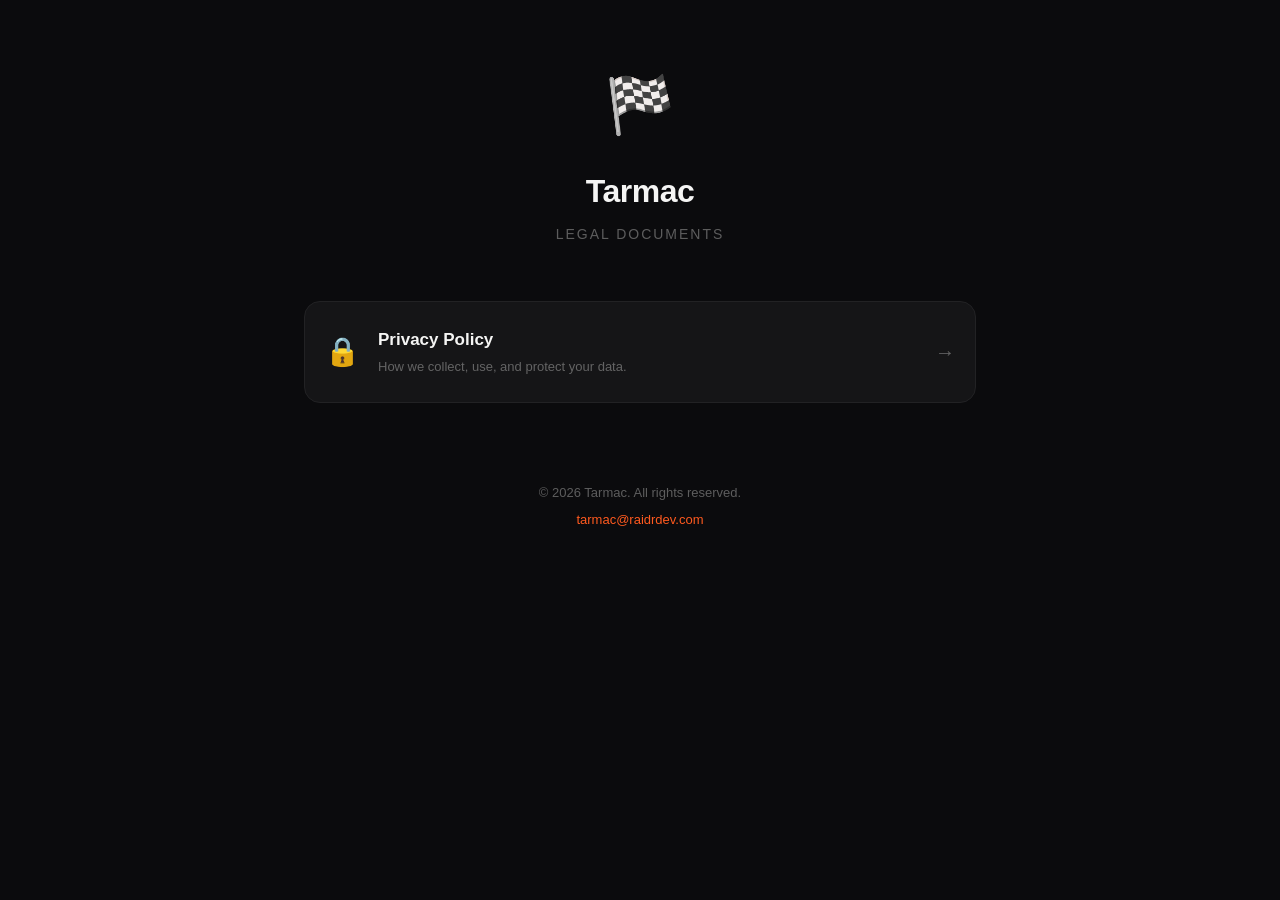
<file: index.html>
<!DOCTYPE html>
<html lang="en">
<head>
  <meta charset="UTF-8" />
  <meta name="viewport" content="width=device-width, initial-scale=1.0" />
  <title>Tarmac — Legal</title>
  <link rel="stylesheet" href="style.css" />
</head>
<body>
  <div class="container">
    <header>
      <span class="logo">🏁</span>
      <h1>Tarmac</h1>
      <p class="sub">Legal Documents</p>
    </header>
    <nav class="card-grid">
      <a href="privacy.html" class="card">
        <span class="card-icon">🔒</span>
        <div>
          <h2>Privacy Policy</h2>
          <p>How we collect, use, and protect your data.</p>
        </div>
        <span class="arrow">→</span>
      </a>
    </nav>
    <footer>
      <p>© 2026 Tarmac. All rights reserved.</p>
      <p><a href="mailto:tarmac@raidrdev.com">tarmac@raidrdev.com</a></p>
    </footer>
  </div>
</body>
</html>
</file>
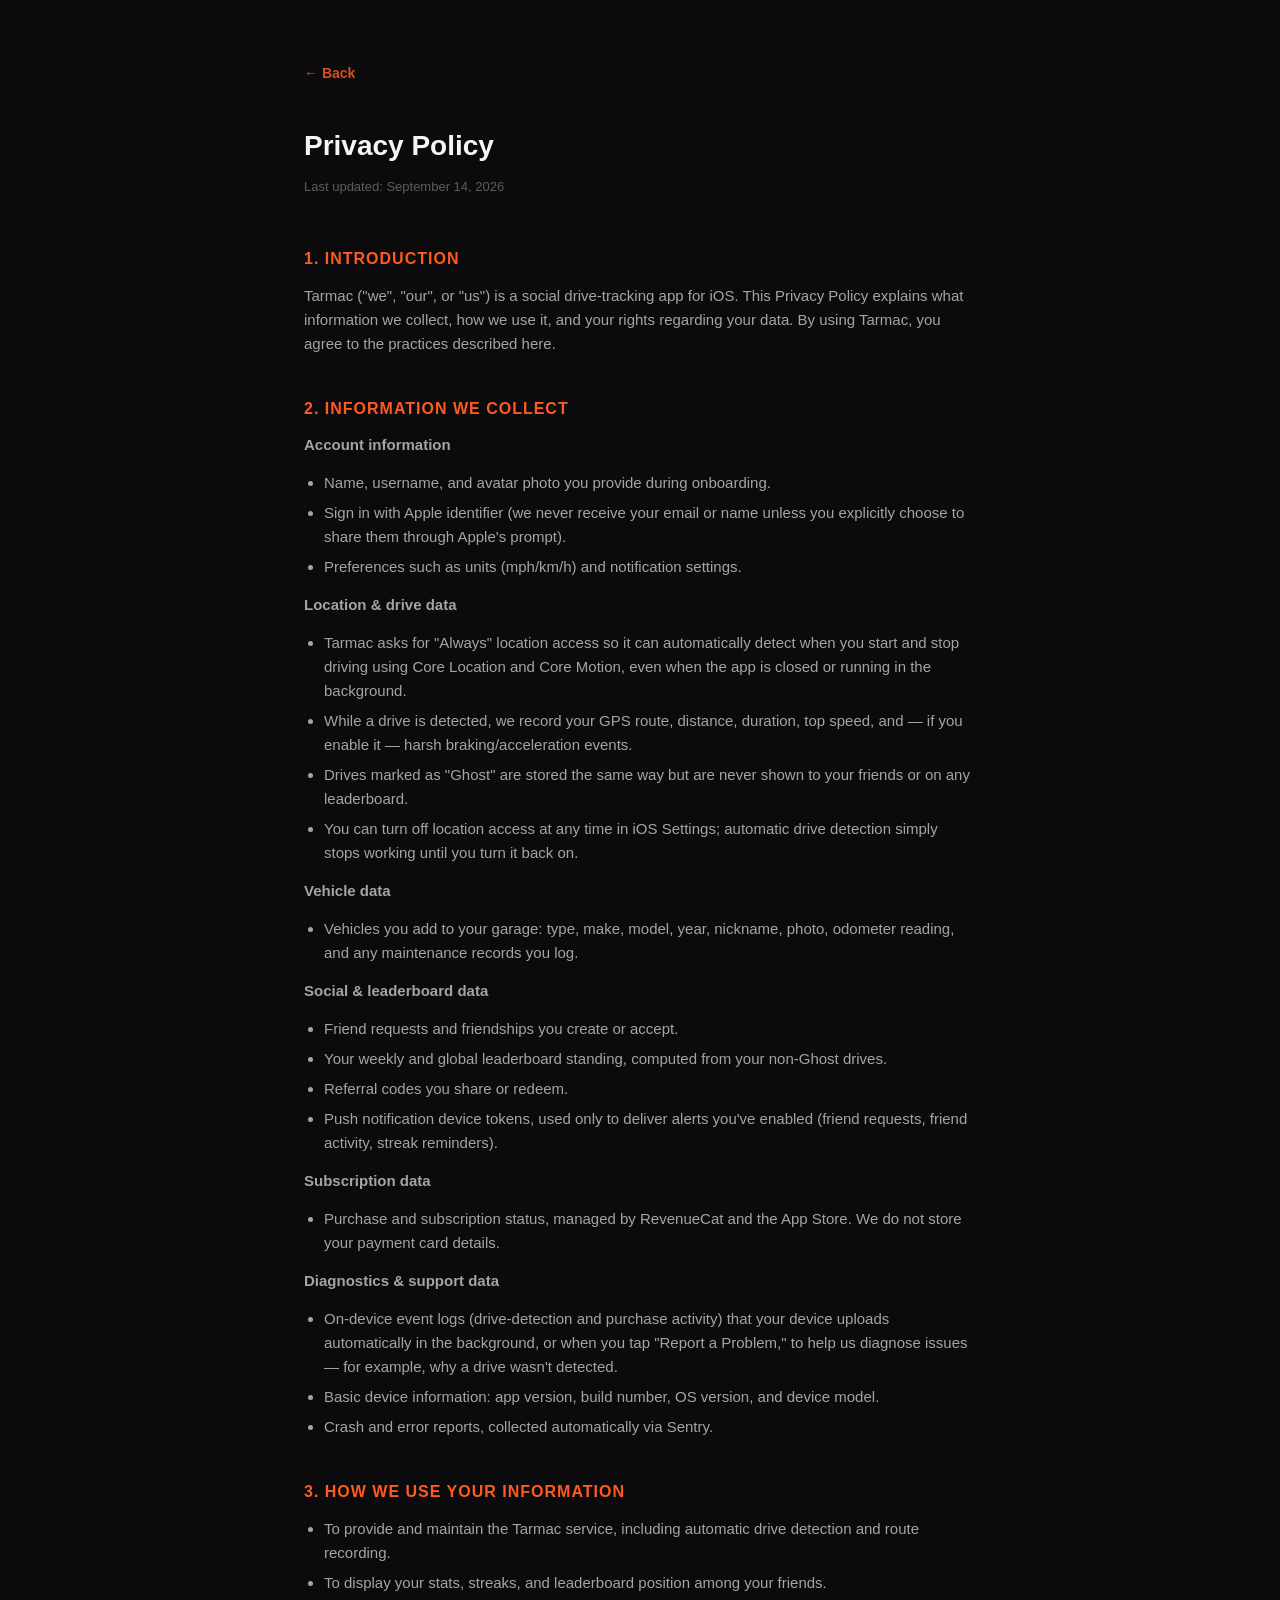
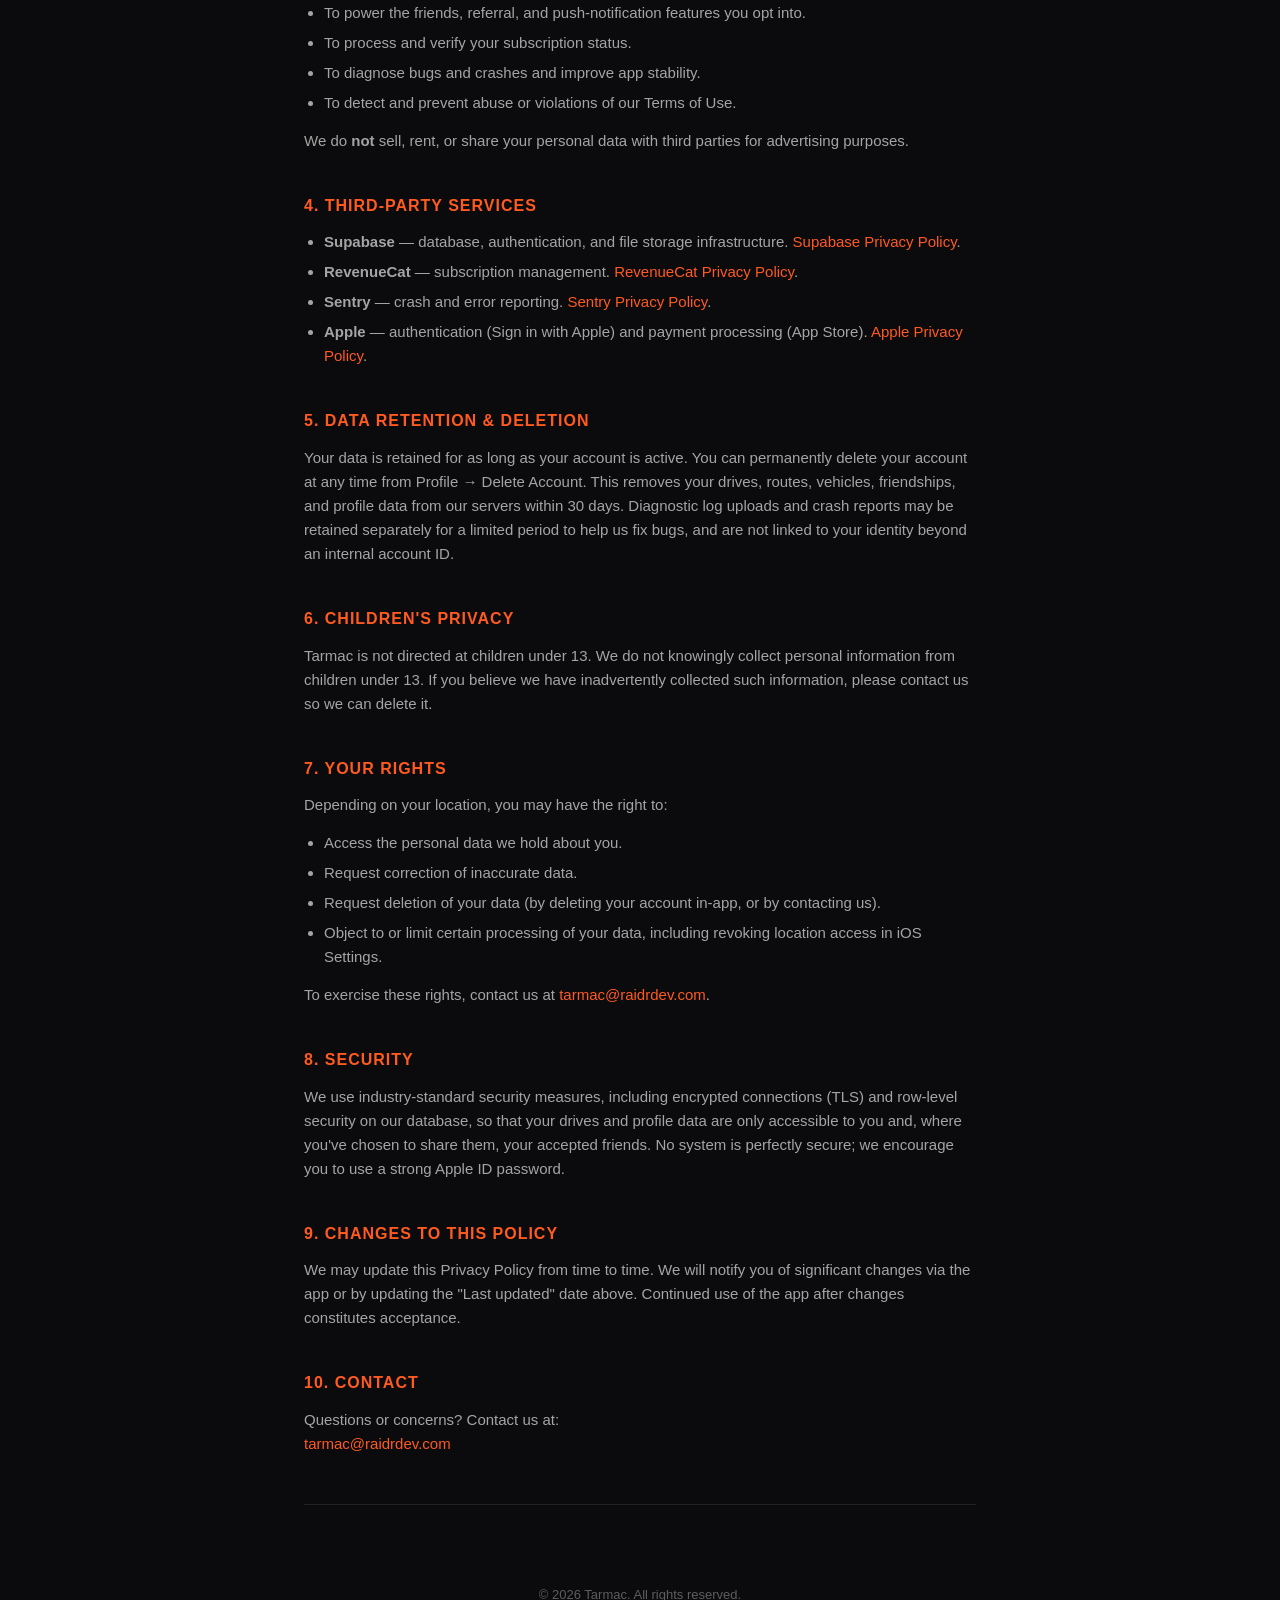
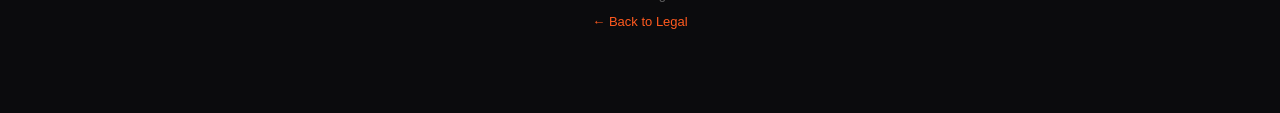
<file: privacy.html>
<!DOCTYPE html>
<html lang="en">
<head>
  <meta charset="UTF-8" />
  <meta name="viewport" content="width=device-width, initial-scale=1.0" />
  <title>Privacy Policy — Tarmac</title>
  <link rel="stylesheet" href="style.css" />
</head>
<body>
  <div class="container">
    <a href="index.html" class="back">← Back</a>

    <div class="doc-header">
      <h1>Privacy Policy</h1>
      <p class="doc-meta">Last updated: September 14, 2026</p>
    </div>

    <div class="doc-body">

      <h2>1. Introduction</h2>
      <p>
        Tarmac ("we", "our", or "us") is a social drive-tracking app for iOS. This Privacy
        Policy explains what information we collect, how we use it, and your rights regarding
        your data. By using Tarmac, you agree to the practices described here.
      </p>

      <h2>2. Information We Collect</h2>

      <p><strong>Account information</strong></p>
      <ul>
        <li>Name, username, and avatar photo you provide during onboarding.</li>
        <li>Sign in with Apple identifier (we never receive your email or name unless you explicitly choose to share them through Apple's prompt).</li>
        <li>Preferences such as units (mph/km/h) and notification settings.</li>
      </ul>

      <p><strong>Location &amp; drive data</strong></p>
      <ul>
        <li>Tarmac asks for "Always" location access so it can automatically detect when you start and stop driving using Core Location and Core Motion, even when the app is closed or running in the background.</li>
        <li>While a drive is detected, we record your GPS route, distance, duration, top speed, and — if you enable it — harsh braking/acceleration events.</li>
        <li>Drives marked as "Ghost" are stored the same way but are never shown to your friends or on any leaderboard.</li>
        <li>You can turn off location access at any time in iOS Settings; automatic drive detection simply stops working until you turn it back on.</li>
      </ul>

      <p><strong>Vehicle data</strong></p>
      <ul>
        <li>Vehicles you add to your garage: type, make, model, year, nickname, photo, odometer reading, and any maintenance records you log.</li>
      </ul>

      <p><strong>Social &amp; leaderboard data</strong></p>
      <ul>
        <li>Friend requests and friendships you create or accept.</li>
        <li>Your weekly and global leaderboard standing, computed from your non-Ghost drives.</li>
        <li>Referral codes you share or redeem.</li>
        <li>Push notification device tokens, used only to deliver alerts you've enabled (friend requests, friend activity, streak reminders).</li>
      </ul>

      <p><strong>Subscription data</strong></p>
      <ul>
        <li>Purchase and subscription status, managed by RevenueCat and the App Store. We do not store your payment card details.</li>
      </ul>

      <p><strong>Diagnostics &amp; support data</strong></p>
      <ul>
        <li>On-device event logs (drive-detection and purchase activity) that your device uploads automatically in the background, or when you tap "Report a Problem," to help us diagnose issues — for example, why a drive wasn't detected.</li>
        <li>Basic device information: app version, build number, OS version, and device model.</li>
        <li>Crash and error reports, collected automatically via Sentry.</li>
      </ul>

      <h2>3. How We Use Your Information</h2>
      <ul>
        <li>To provide and maintain the Tarmac service, including automatic drive detection and route recording.</li>
        <li>To display your stats, streaks, and leaderboard position among your friends.</li>
        <li>To power the friends, referral, and push-notification features you opt into.</li>
        <li>To process and verify your subscription status.</li>
        <li>To diagnose bugs and crashes and improve app stability.</li>
        <li>To detect and prevent abuse or violations of our Terms of Use.</li>
      </ul>
      <p>We do <strong>not</strong> sell, rent, or share your personal data with third parties for advertising purposes.</p>

      <h2>4. Third-Party Services</h2>
      <ul>
        <li><strong>Supabase</strong> — database, authentication, and file storage infrastructure. <a href="https://supabase.com/privacy" target="_blank" rel="noopener">Supabase Privacy Policy</a>.</li>
        <li><strong>RevenueCat</strong> — subscription management. <a href="https://www.revenuecat.com/privacy" target="_blank" rel="noopener">RevenueCat Privacy Policy</a>.</li>
        <li><strong>Sentry</strong> — crash and error reporting. <a href="https://sentry.io/privacy/" target="_blank" rel="noopener">Sentry Privacy Policy</a>.</li>
        <li><strong>Apple</strong> — authentication (Sign in with Apple) and payment processing (App Store). <a href="https://www.apple.com/legal/privacy/" target="_blank" rel="noopener">Apple Privacy Policy</a>.</li>
      </ul>

      <h2>5. Data Retention &amp; Deletion</h2>
      <p>
        Your data is retained for as long as your account is active. You can permanently delete
        your account at any time from Profile → Delete Account. This removes your drives, routes,
        vehicles, friendships, and profile data from our servers within 30 days. Diagnostic log
        uploads and crash reports may be retained separately for a limited period to help us fix
        bugs, and are not linked to your identity beyond an internal account ID.
      </p>

      <h2>6. Children's Privacy</h2>
      <p>
        Tarmac is not directed at children under 13. We do not knowingly collect personal
        information from children under 13. If you believe we have inadvertently collected such
        information, please contact us so we can delete it.
      </p>

      <h2>7. Your Rights</h2>
      <p>Depending on your location, you may have the right to:</p>
      <ul>
        <li>Access the personal data we hold about you.</li>
        <li>Request correction of inaccurate data.</li>
        <li>Request deletion of your data (by deleting your account in-app, or by contacting us).</li>
        <li>Object to or limit certain processing of your data, including revoking location access in iOS Settings.</li>
      </ul>
      <p>To exercise these rights, contact us at <a href="mailto:tarmac@raidrdev.com">tarmac@raidrdev.com</a>.</p>

      <h2>8. Security</h2>
      <p>
        We use industry-standard security measures, including encrypted connections (TLS) and
        row-level security on our database, so that your drives and profile data are only
        accessible to you and, where you've chosen to share them, your accepted friends. No
        system is perfectly secure; we encourage you to use a strong Apple ID password.
      </p>

      <h2>9. Changes to This Policy</h2>
      <p>
        We may update this Privacy Policy from time to time. We will notify you of significant
        changes via the app or by updating the "Last updated" date above. Continued use of the
        app after changes constitutes acceptance.
      </p>

      <h2>10. Contact</h2>
      <p>
        Questions or concerns? Contact us at:<br />
        <a href="mailto:tarmac@raidrdev.com">tarmac@raidrdev.com</a>
      </p>

    </div>

    <div class="divider"></div>

    <footer>
      <p>© 2026 Tarmac. All rights reserved.</p>
      <p><a href="index.html">← Back to Legal</a></p>
    </footer>
  </div>
</body>
</html>
</file>
<file: style.css>
*, *::before, *::after { box-sizing: border-box; margin: 0; padding: 0; }

:root {
  --bg: #0B0B0D;
  --card: #151517;
  --border: #222224;
  --accent: #FF5A1F;
  --accent-muted: #FF5A1F22;
  --ink: #F5F5F4;
  --ink-secondary: #F5F5F4A8;
  --ink-muted: #F5F5F459;
}

html { scroll-behavior: smooth; }

body {
  background: var(--bg);
  color: var(--ink);
  font-family: -apple-system, BlinkMacSystemFont, 'Segoe UI', sans-serif;
  font-size: 16px;
  line-height: 1.6;
  min-height: 100vh;
}

.container {
  max-width: 720px;
  margin: 0 auto;
  padding: 60px 24px 80px;
}

/* ── Header ── */
header {
  text-align: center;
  margin-bottom: 56px;
}

.logo { font-size: 56px; display: block; margin-bottom: 16px; }

header h1 {
  font-size: 32px;
  font-weight: 800;
  letter-spacing: -0.5px;
  color: var(--ink);
}

.sub {
  margin-top: 6px;
  font-size: 14px;
  color: var(--ink-muted);
  text-transform: uppercase;
  letter-spacing: 2px;
}

/* ── Back link ── */
.back {
  display: inline-flex;
  align-items: center;
  gap: 6px;
  color: var(--accent);
  text-decoration: none;
  font-size: 14px;
  font-weight: 600;
  margin-bottom: 40px;
  opacity: 0.85;
  transition: opacity 0.15s;
}
.back:hover { opacity: 1; }

/* ── Index cards ── */
.card-grid { display: flex; flex-direction: column; gap: 12px; }

.card {
  display: flex;
  align-items: center;
  gap: 18px;
  background: var(--card);
  border: 1px solid var(--border);
  border-radius: 16px;
  padding: 24px 20px;
  text-decoration: none;
  color: var(--ink);
  transition: border-color 0.15s, background 0.15s;
}
.card:hover {
  border-color: var(--accent);
  background: var(--accent-muted);
}

.card-icon { font-size: 28px; flex-shrink: 0; }

.card h2 { font-size: 17px; font-weight: 700; margin-bottom: 4px; }
.card p  { font-size: 13px; color: var(--ink-muted); }

.arrow {
  margin-left: auto;
  font-size: 20px;
  color: var(--ink-muted);
  flex-shrink: 0;
}

/* ── Document page ── */
.doc-header {
  margin-bottom: 48px;
}

.doc-header h1 {
  font-size: 28px;
  font-weight: 800;
  margin-bottom: 8px;
}

.doc-meta {
  font-size: 13px;
  color: var(--ink-muted);
}

.doc-body h2 {
  font-size: 16px;
  font-weight: 700;
  color: var(--accent);
  text-transform: uppercase;
  letter-spacing: 1px;
  margin: 40px 0 12px;
}

.doc-body h2:first-child { margin-top: 0; }

.doc-body p {
  font-size: 15px;
  color: var(--ink-secondary);
  margin-bottom: 14px;
}

.doc-body ul {
  padding-left: 20px;
  margin-bottom: 14px;
}

.doc-body li {
  font-size: 15px;
  color: var(--ink-secondary);
  margin-bottom: 6px;
}

.doc-body a {
  color: var(--accent);
  text-decoration: none;
}
.doc-body a:hover { text-decoration: underline; }

.divider {
  height: 1px;
  background: var(--border);
  margin: 48px 0;
}

/* ── Footer ── */
footer {
  margin-top: 80px;
  text-align: center;
  font-size: 13px;
  color: var(--ink-muted);
  display: flex;
  flex-direction: column;
  gap: 6px;
}

footer a { color: var(--accent); text-decoration: none; }
footer a:hover { text-decoration: underline; }

@media (max-width: 600px) {
  .container { padding: 40px 16px 60px; }
  header h1 { font-size: 26px; }
  .doc-header h1 { font-size: 22px; }
}
</file>
